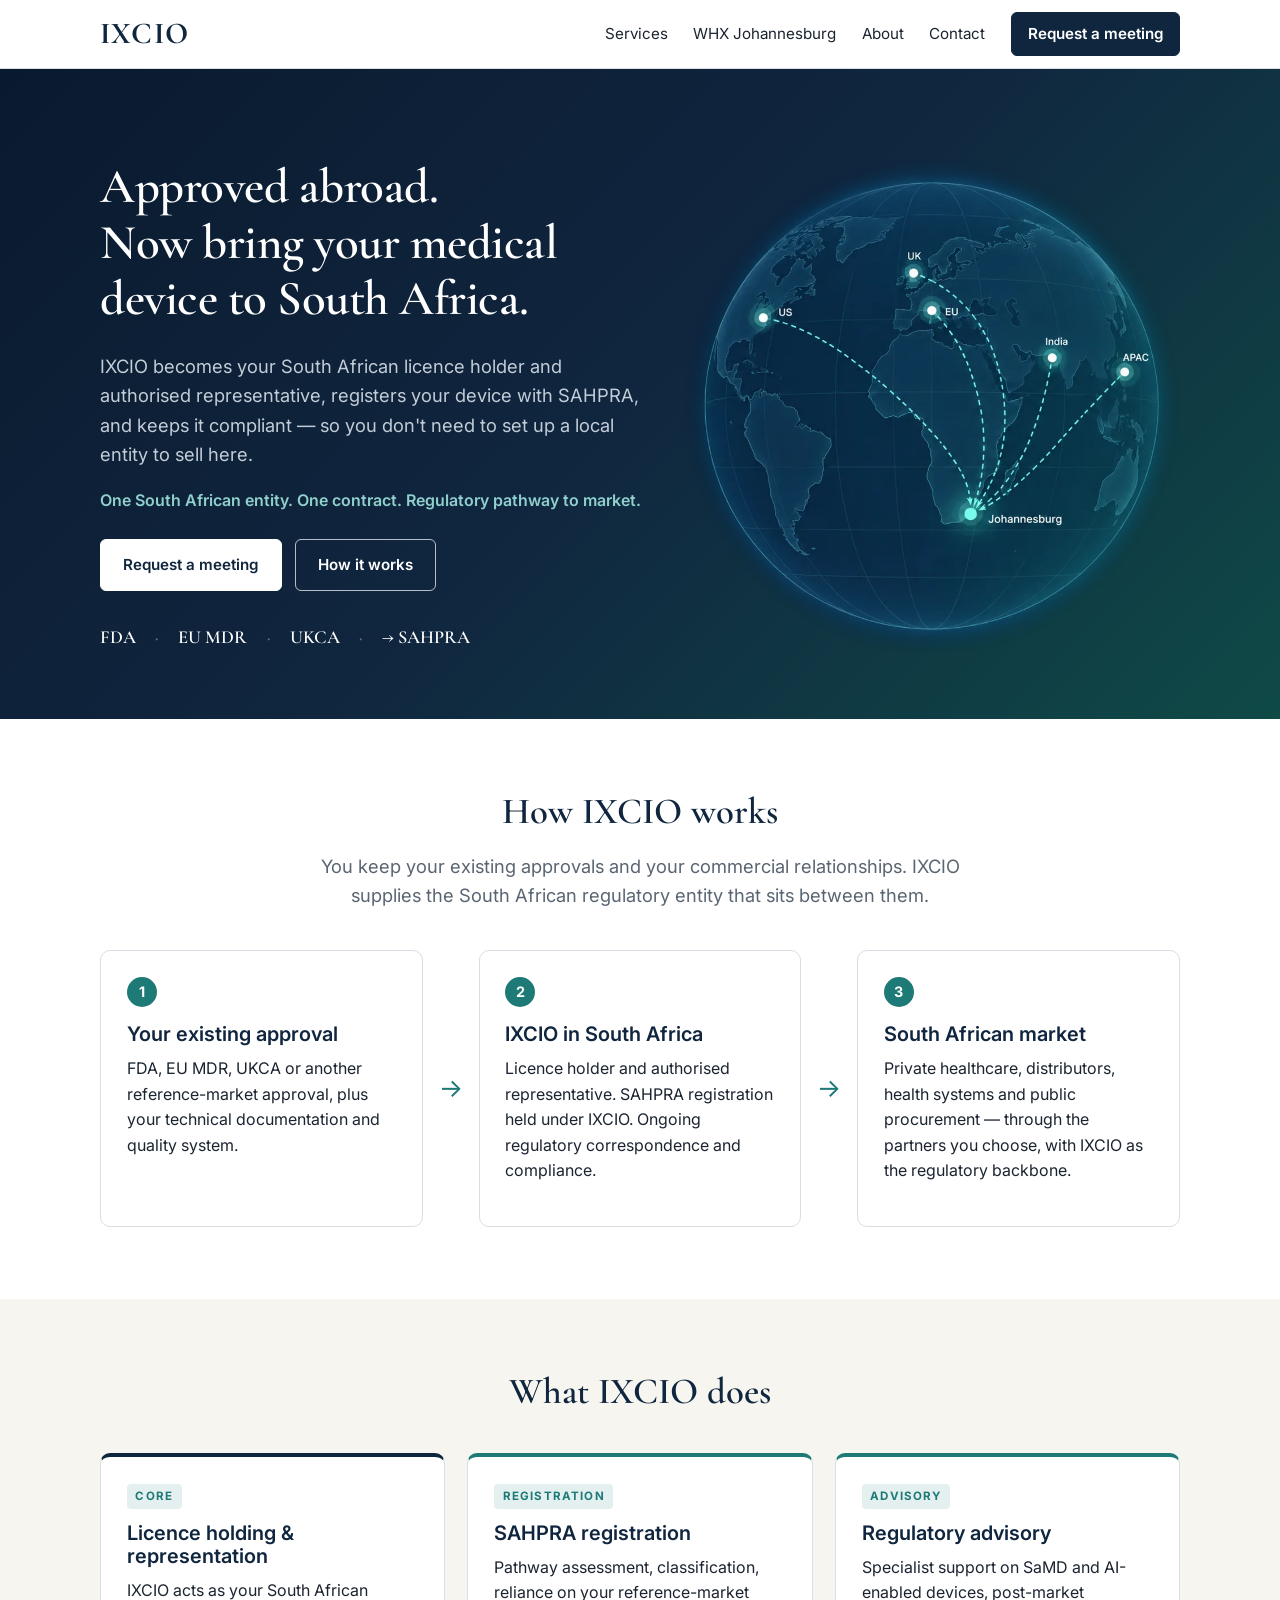
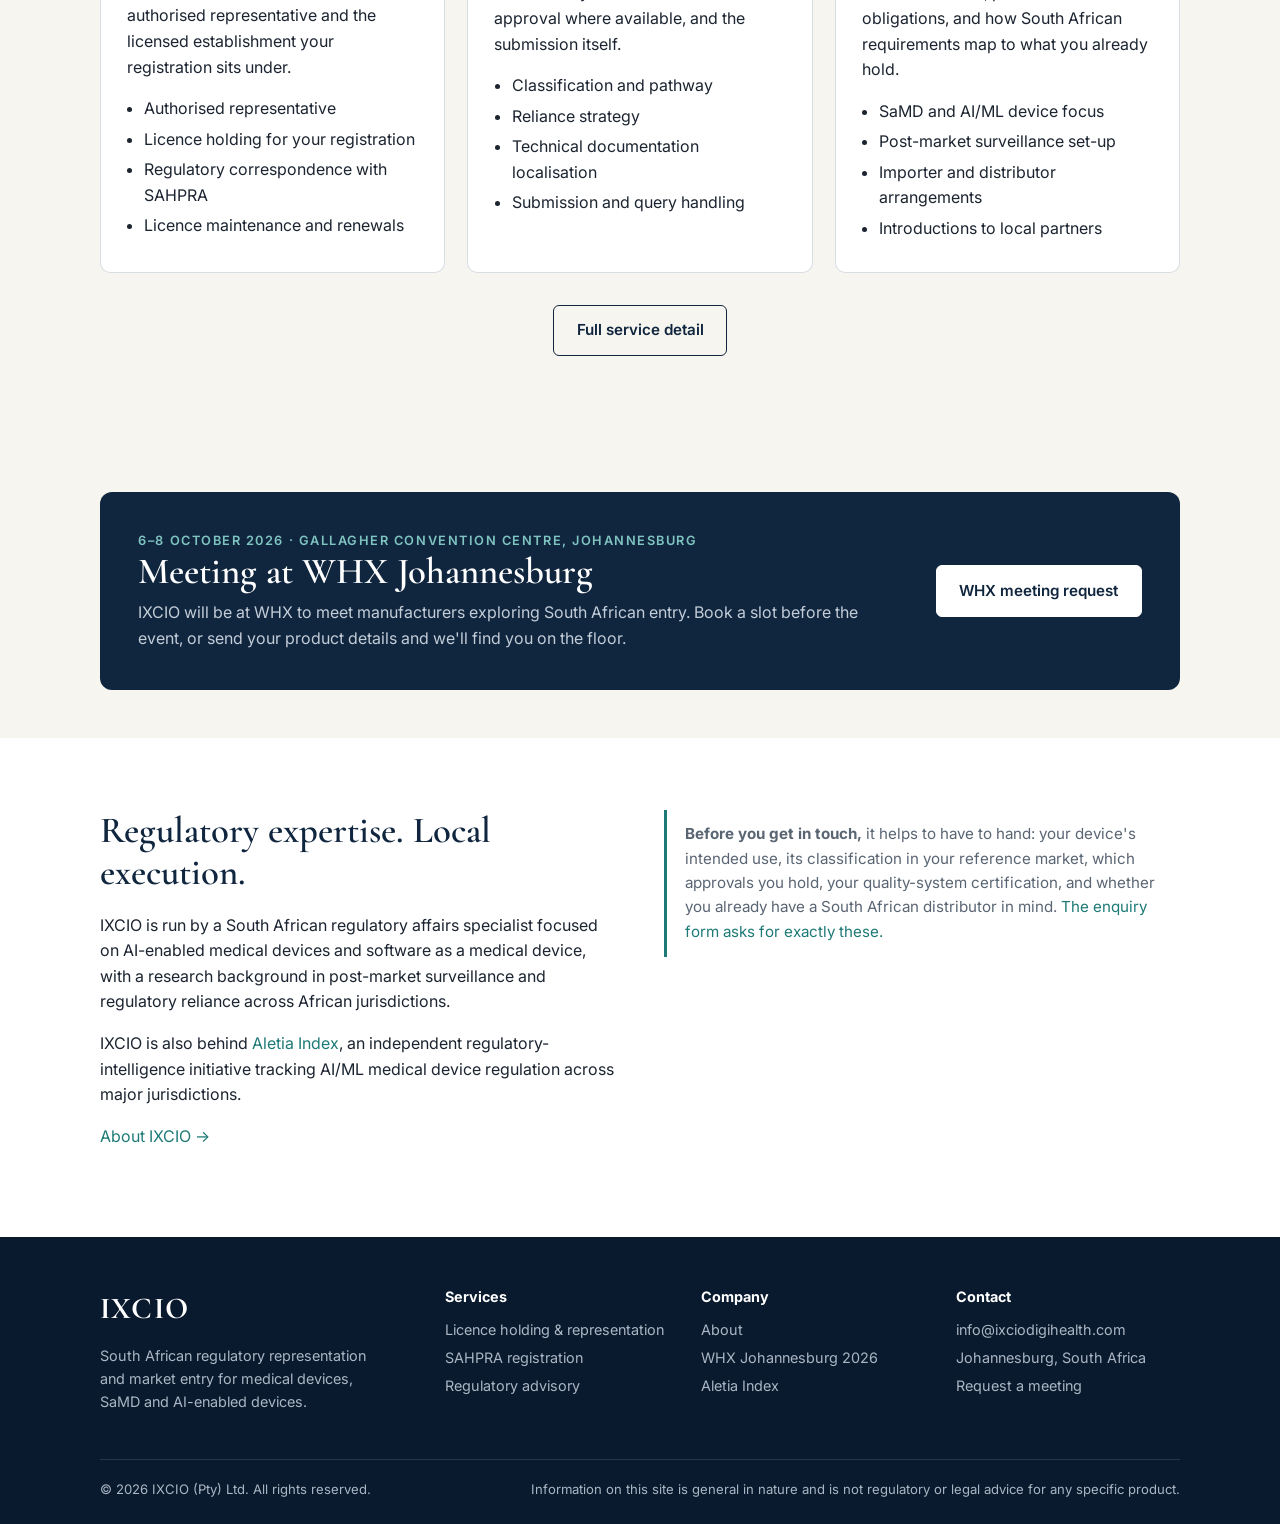
<file: index.html>
<!DOCTYPE html>
<html lang="en">
<head>
<meta charset="utf-8">
<meta name="viewport" content="width=device-width, initial-scale=1">
<title>IXCIO — South African regulatory representation for medical devices</title>
<meta name="description" content="IXCIO acts as your South African licence holder and authorised representative, registers your device with SAHPRA, and keeps it compliant. One entity, one contract.">
<link rel="canonical" href="https://www.ixciodigihealth.com/">
<meta property="og:title" content="IXCIO — South African regulatory representation for medical devices">
<meta property="og:description" content="IXCIO acts as your South African licence holder and authorised representative, registers your device with SAHPRA, and keeps it compliant. One entity, one contract.">
<meta property="og:type" content="website">
<meta property="og:url" content="https://www.ixciodigihealth.com/">
<link rel="preconnect" href="https://fonts.googleapis.com">
<link rel="preconnect" href="https://fonts.gstatic.com" crossorigin>
<link href="https://fonts.googleapis.com/css2?family=Cormorant+Garamond:wght@600;700&family=Inter:wght@400;600&display=swap" rel="stylesheet">
<link rel="stylesheet" href="/styles.css">
<link rel="icon" href="/favicon.svg" type="image/svg+xml">
</head>
<body>
<header class="site-header">
  <div class="wrap">
    <a class="wordmark" href="/">IXCIO</a>
    <button class="nav-toggle" aria-expanded="false" aria-controls="nav" onclick="var n=document.getElementById('nav');n.classList.toggle('open');this.setAttribute('aria-expanded',n.classList.contains('open'))">Menu</button>
    <nav class="nav" id="nav">
      <a href="/services">Services</a>
      <a href="/whx-johannesburg">WHX Johannesburg</a>
      <a href="/about">About</a>
      <a href="/contact">Contact</a>
      
      <a class="btn btn-primary btn-sm" href="/contact">Request a meeting</a>
    </nav>
  </div>
</header>
<section class="hero">
  <div class="wrap">
    <div>
      <h1>Approved abroad.<br>Now bring your medical device to South&nbsp;Africa.</h1>
      <p class="lead">IXCIO becomes your South African licence holder and authorised representative, registers your device with SAHPRA, and keeps it compliant — so you don't need to set up a local entity to sell here.</p>
      <p class="strap">One South African entity. One contract. Regulatory pathway to market.</p>
      <div class="actions">
        <a class="btn btn-primary" href="/contact">Request a meeting</a>
        <a class="btn btn-outline" href="/services">How it works</a>
      </div>
      <div class="markets" aria-label="Reference markets"><span>FDA</span><span>EU MDR</span><span>UKCA</span><span>→ SAHPRA</span></div>
    </div>
    <div>
      <picture class="globe">
        <source srcset="/img/hero-globe.webp" type="image/webp">
        <img src="/img/hero-globe.png" width="880" height="880" alt="Routes from the US, UK, EU, India and APAC converging on Johannesburg" loading="eager" fetchpriority="high">
      </picture>
    </div>
  </div>
</section>

<section class="band-white">
  <div class="wrap">
    <div class="section-head">
      <h2>How IXCIO works</h2>
      <p class="lead" style="margin:0 auto">You keep your existing approvals and your commercial relationships. IXCIO supplies the South African regulatory entity that sits between them.</p>
    </div>
    <div class="steps">
      <div class="card"><span class="card-num">1</span><h3>Your existing approval</h3><p>FDA, EU MDR, UKCA or another reference-market approval, plus your technical documentation and quality system.</p></div>
      <div class="arrow" aria-hidden="true">→</div>
      <div class="card"><span class="card-num">2</span><h3>IXCIO in South Africa</h3><p>Licence holder and authorised representative. SAHPRA registration held under IXCIO. Ongoing regulatory correspondence and compliance.</p></div>
      <div class="arrow" aria-hidden="true">→</div>
      <div class="card"><span class="card-num">3</span><h3>South African market</h3><p>Private healthcare, distributors, health systems and public procurement — through the partners you choose, with IXCIO as the regulatory backbone.</p></div>
    </div>
  </div>
</section>

<section>
  <div class="wrap">
    <div class="section-head">
      <h2>What IXCIO does</h2>
    </div>
    <div class="grid grid-3">
      <div class="card pillar primary">
        <span class="tag">Core</span>
        <h3>Licence holding &amp; representation</h3>
        <p>IXCIO acts as your South African authorised representative and the licensed establishment your registration sits under.</p>
        <ul>
          <li>Authorised representative</li>
          <li>Licence holding for your registration</li>
          <li>Regulatory correspondence with SAHPRA</li>
          <li>Licence maintenance and renewals</li>
        </ul>
      </div>
      <div class="card pillar">
        <span class="tag">Registration</span>
        <h3>SAHPRA registration</h3>
        <p>Pathway assessment, classification, reliance on your reference-market approval where available, and the submission itself.</p>
        <ul>
          <li>Classification and pathway</li>
          <li>Reliance strategy</li>
          <li>Technical documentation localisation</li>
          <li>Submission and query handling</li>
        </ul>
      </div>
      <div class="card pillar">
        <span class="tag">Advisory</span>
        <h3>Regulatory advisory</h3>
        <p>Specialist support on SaMD and AI-enabled devices, post-market obligations, and how South African requirements map to what you already hold.</p>
        <ul>
          <li>SaMD and AI/ML device focus</li>
          <li>Post-market surveillance set-up</li>
          <li>Importer and distributor arrangements</li>
          <li>Introductions to local partners</li>
        </ul>
      </div>
    </div>
    <p style="text-align:center;margin-top:2rem"><a class="btn btn-outline" href="/services">Full service detail</a></p>
  </div>
</section>

<section class="tight">
  <div class="wrap">
    <div class="callout">
      <div>
        <p class="eyebrow" style="color:#7fc4c0">6–8 October 2026 · Gallagher Convention Centre, Johannesburg</p>
        <h2>Meeting at WHX Johannesburg</h2>
        <p>IXCIO will be at WHX to meet manufacturers exploring South African entry. Book a slot before the event, or send your product details and we'll find you on the floor.</p>
      </div>
      <a class="btn btn-light" href="/whx-johannesburg">WHX meeting request</a>
    </div>
  </div>
</section>

<section class="band-white">
  <div class="wrap two-col">
    <div>
      <h2>Regulatory expertise. Local execution.</h2>
      <p>IXCIO is run by a South African regulatory affairs specialist focused on AI-enabled medical devices and software as a medical device, with a research background in post-market surveillance and regulatory reliance across African jurisdictions.</p>
      <p>IXCIO is also behind <a href="https://aletia-index.com" rel="noopener">Aletia Index</a>, an independent regulatory-intelligence initiative tracking AI/ML medical device regulation across major jurisdictions.</p>
      <p><a href="/about">About IXCIO →</a></p>
    </div>
    <div class="note">
      <p style="margin:0"><strong>Before you get in touch,</strong> it helps to have to hand: your device's intended use, its classification in your reference market, which approvals you hold, your quality-system certification, and whether you already have a South African distributor in mind. <a href="/contact">The enquiry form asks for exactly these.</a></p>
    </div>
  </div>
</section>
<footer class="site-footer">
  <div class="wrap">
    <div class="cols">
      <div>
        <a class="wordmark" href="/">IXCIO</a>
        <p style="margin-top:.6rem;max-width:32ch">South African regulatory representation and market entry for medical devices, SaMD and AI-enabled devices.</p>
      </div>
      <div>
        <h4>Services</h4>
        <ul>
          <li><a href="/services#represent">Licence holding &amp; representation</a></li>
          <li><a href="/services#register">SAHPRA registration</a></li>
          <li><a href="/services#advise">Regulatory advisory</a></li>
        </ul>
      </div>
      <div>
        <h4>Company</h4>
        <ul>
          <li><a href="/about">About</a></li>
          <li><a href="/whx-johannesburg">WHX Johannesburg 2026</a></li>
          <li><a href="https://aletia-index.com" rel="noopener">Aletia Index</a></li>
        </ul>
      </div>
      <div>
        <h4>Contact</h4>
        <ul>
          <li><a href="mailto:info@ixciodigihealth.com">info@ixciodigihealth.com</a></li>
          <li>Johannesburg, South Africa</li>
          <li><a href="/contact">Request a meeting</a></li>
        </ul>
      </div>
    </div>
    <div class="legal">
      <span>&copy; 2026 IXCIO (Pty) Ltd. All rights reserved.</span>
      <span>Information on this site is general in nature and is not regulatory or legal advice for any specific product.</span>
    </div>
  </div>
</footer>
</body>
</html>
</file>
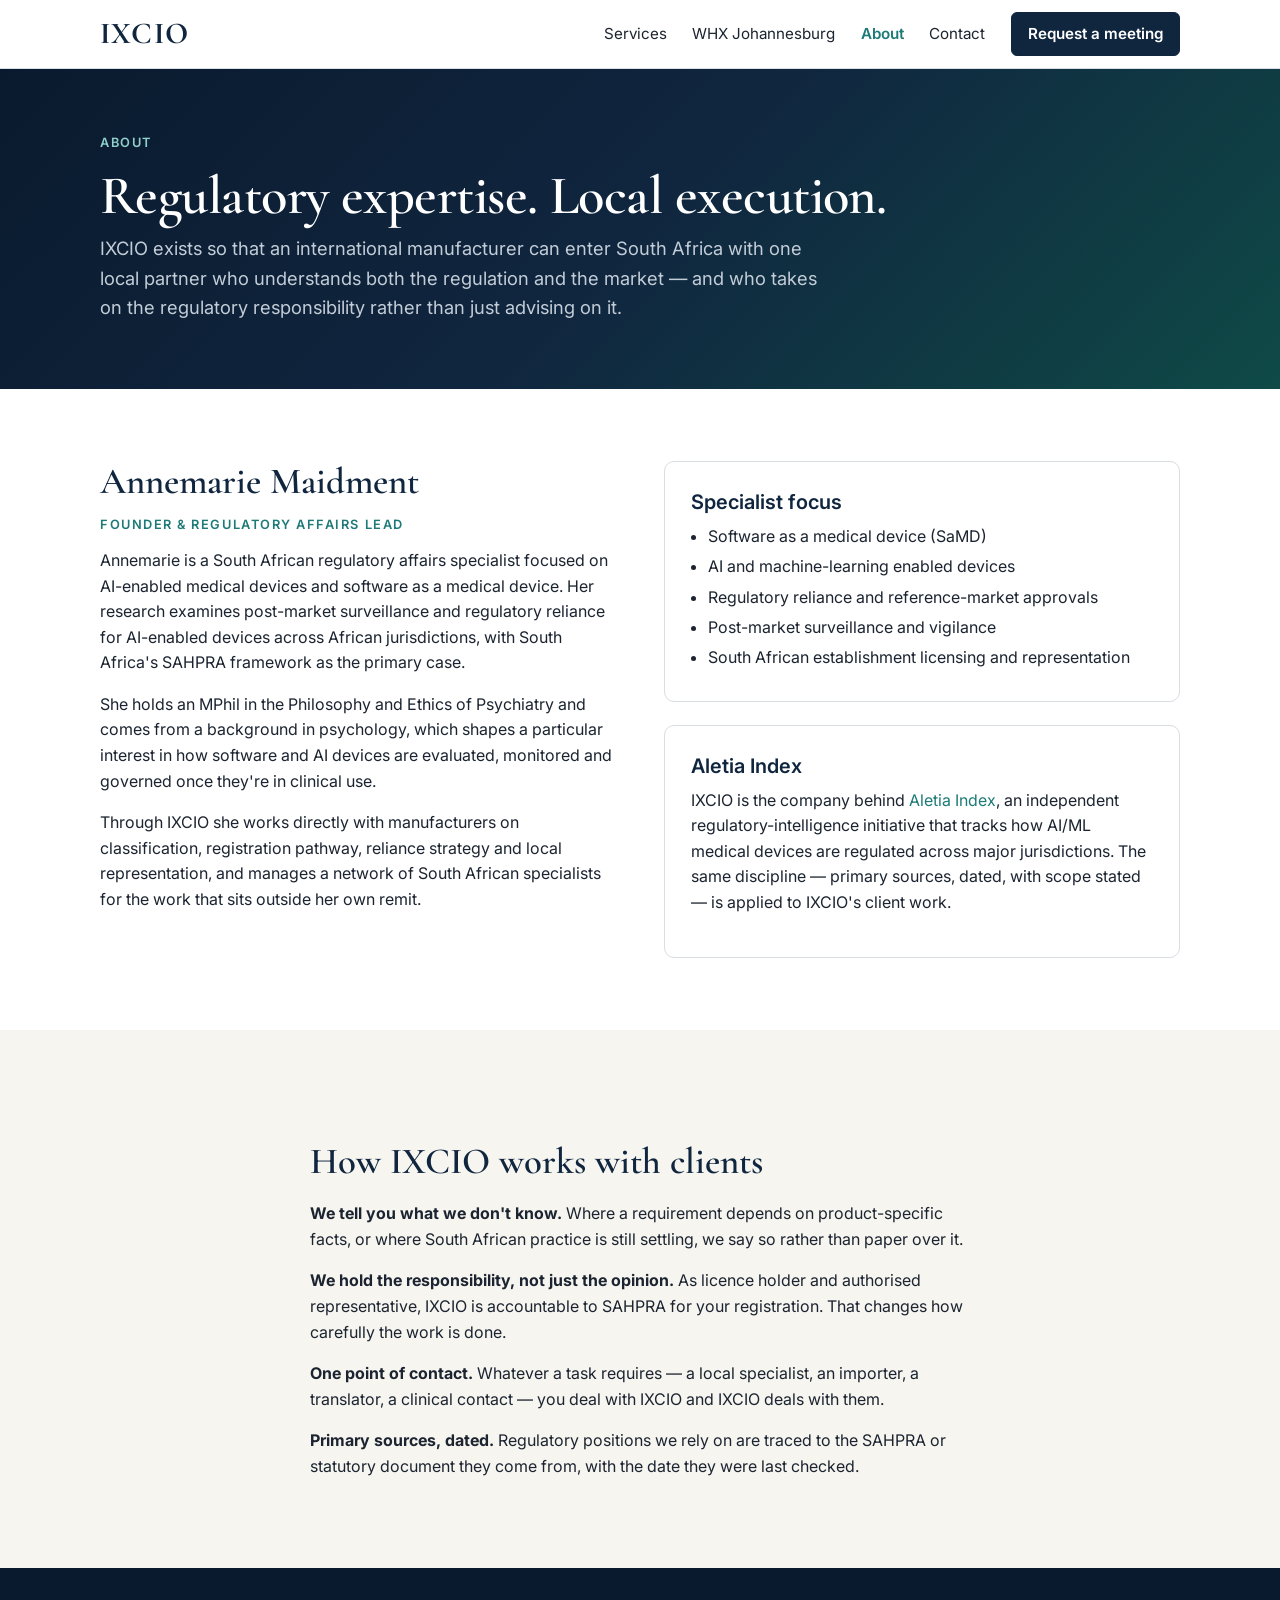
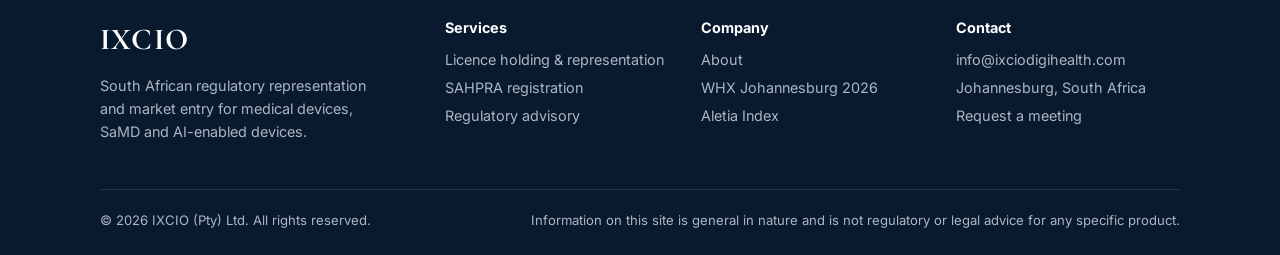
<file: about.html>
<!DOCTYPE html>
<html lang="en">
<head>
<meta charset="utf-8">
<meta name="viewport" content="width=device-width, initial-scale=1">
<title>About IXCIO — South African regulatory affairs for AI-enabled and software medical devices</title>
<meta name="description" content="IXCIO is a Johannesburg-based regulatory affairs consultancy specialising in SaMD and AI-enabled medical devices, and the company behind Aletia Index.">
<link rel="canonical" href="https://www.ixciodigihealth.com/about">
<meta property="og:title" content="About IXCIO — South African regulatory affairs for AI-enabled and software medical devices">
<meta property="og:description" content="IXCIO is a Johannesburg-based regulatory affairs consultancy specialising in SaMD and AI-enabled medical devices, and the company behind Aletia Index.">
<meta property="og:type" content="website">
<meta property="og:url" content="https://www.ixciodigihealth.com/about">
<link rel="preconnect" href="https://fonts.googleapis.com">
<link rel="preconnect" href="https://fonts.gstatic.com" crossorigin>
<link href="https://fonts.googleapis.com/css2?family=Cormorant+Garamond:wght@600;700&family=Inter:wght@400;600&display=swap" rel="stylesheet">
<link rel="stylesheet" href="/styles.css">
<link rel="icon" href="/favicon.svg" type="image/svg+xml">
</head>
<body>
<header class="site-header">
  <div class="wrap">
    <a class="wordmark" href="/">IXCIO</a>
    <button class="nav-toggle" aria-expanded="false" aria-controls="nav" onclick="var n=document.getElementById('nav');n.classList.toggle('open');this.setAttribute('aria-expanded',n.classList.contains('open'))">Menu</button>
    <nav class="nav" id="nav">
      <a href="/services">Services</a>
      <a href="/whx-johannesburg">WHX Johannesburg</a>
      <a href="/about" class="active">About</a>
      <a href="/contact">Contact</a>
      
      <a class="btn btn-primary btn-sm" href="/contact">Request a meeting</a>
    </nav>
  </div>
</header>
<section class="page-head">
  <div class="wrap">
    <p class="eyebrow">About</p>
    <h1>Regulatory expertise. Local execution.</h1>
    <p class="lead">IXCIO exists so that an international manufacturer can enter South Africa with one local partner who understands both the regulation and the market — and who takes on the regulatory responsibility rather than just advising on it.</p>
  </div>
</section>

<section class="band-white">
  <div class="wrap two-col">
    <div>
      <h2>Annemarie Maidment</h2>
      <p class="eyebrow" style="margin-top:-.4rem">Founder &amp; Regulatory Affairs Lead</p>
      <p>Annemarie is a South African regulatory affairs specialist focused on AI-enabled medical devices and software as a medical device. Her research examines post-market surveillance and regulatory reliance for AI-enabled devices across African jurisdictions, with South Africa's SAHPRA framework as the primary case.</p>
      <p>She holds an MPhil in the Philosophy and Ethics of Psychiatry and comes from a background in psychology, which shapes a particular interest in how software and AI devices are evaluated, monitored and governed once they're in clinical use.</p>
      <p>Through IXCIO she works directly with manufacturers on classification, registration pathway, reliance strategy and local representation, and manages a network of South African specialists for the work that sits outside her own remit.</p>
      <!-- TODO: confirm bio wording, add photo, add LinkedIn -->
    </div>
    <div>
      <div class="card">
        <h3>Specialist focus</h3>
        <ul>
          <li>Software as a medical device (SaMD)</li>
          <li>AI and machine-learning enabled devices</li>
          <li>Regulatory reliance and reference-market approvals</li>
          <li>Post-market surveillance and vigilance</li>
          <li>South African establishment licensing and representation</li>
        </ul>
      </div>
      <div class="card" style="margin-top:1.4rem">
        <h3>Aletia Index</h3>
        <p>IXCIO is the company behind <a href="https://aletia-index.com" rel="noopener">Aletia Index</a>, an independent regulatory-intelligence initiative that tracks how AI/ML medical devices are regulated across major jurisdictions. The same discipline — primary sources, dated, with scope stated — is applied to IXCIO's client work.</p>
      </div>
    </div>
  </div>
</section>

<section>
  <div class="wrap prose">
    <h2>How IXCIO works with clients</h2>
    <p><strong>We tell you what we don't know.</strong> Where a requirement depends on product-specific facts, or where South African practice is still settling, we say so rather than paper over it.</p>
    <p><strong>We hold the responsibility, not just the opinion.</strong> As licence holder and authorised representative, IXCIO is accountable to SAHPRA for your registration. That changes how carefully the work is done.</p>
    <p><strong>One point of contact.</strong> Whatever a task requires — a local specialist, an importer, a translator, a clinical contact — you deal with IXCIO and IXCIO deals with them.</p>
    <p><strong>Primary sources, dated.</strong> Regulatory positions we rely on are traced to the SAHPRA or statutory document they come from, with the date they were last checked.</p>
  </div>
</section>
<footer class="site-footer">
  <div class="wrap">
    <div class="cols">
      <div>
        <a class="wordmark" href="/">IXCIO</a>
        <p style="margin-top:.6rem;max-width:32ch">South African regulatory representation and market entry for medical devices, SaMD and AI-enabled devices.</p>
      </div>
      <div>
        <h4>Services</h4>
        <ul>
          <li><a href="/services#represent">Licence holding &amp; representation</a></li>
          <li><a href="/services#register">SAHPRA registration</a></li>
          <li><a href="/services#advise">Regulatory advisory</a></li>
        </ul>
      </div>
      <div>
        <h4>Company</h4>
        <ul>
          <li><a href="/about">About</a></li>
          <li><a href="/whx-johannesburg">WHX Johannesburg 2026</a></li>
          <li><a href="https://aletia-index.com" rel="noopener">Aletia Index</a></li>
        </ul>
      </div>
      <div>
        <h4>Contact</h4>
        <ul>
          <li><a href="mailto:info@ixciodigihealth.com">info@ixciodigihealth.com</a></li>
          <li>Johannesburg, South Africa</li>
          <li><a href="/contact">Request a meeting</a></li>
        </ul>
      </div>
    </div>
    <div class="legal">
      <span>&copy; 2026 IXCIO (Pty) Ltd. All rights reserved.</span>
      <span>Information on this site is general in nature and is not regulatory or legal advice for any specific product.</span>
    </div>
  </div>
</footer>
</body>
</html>
</file>
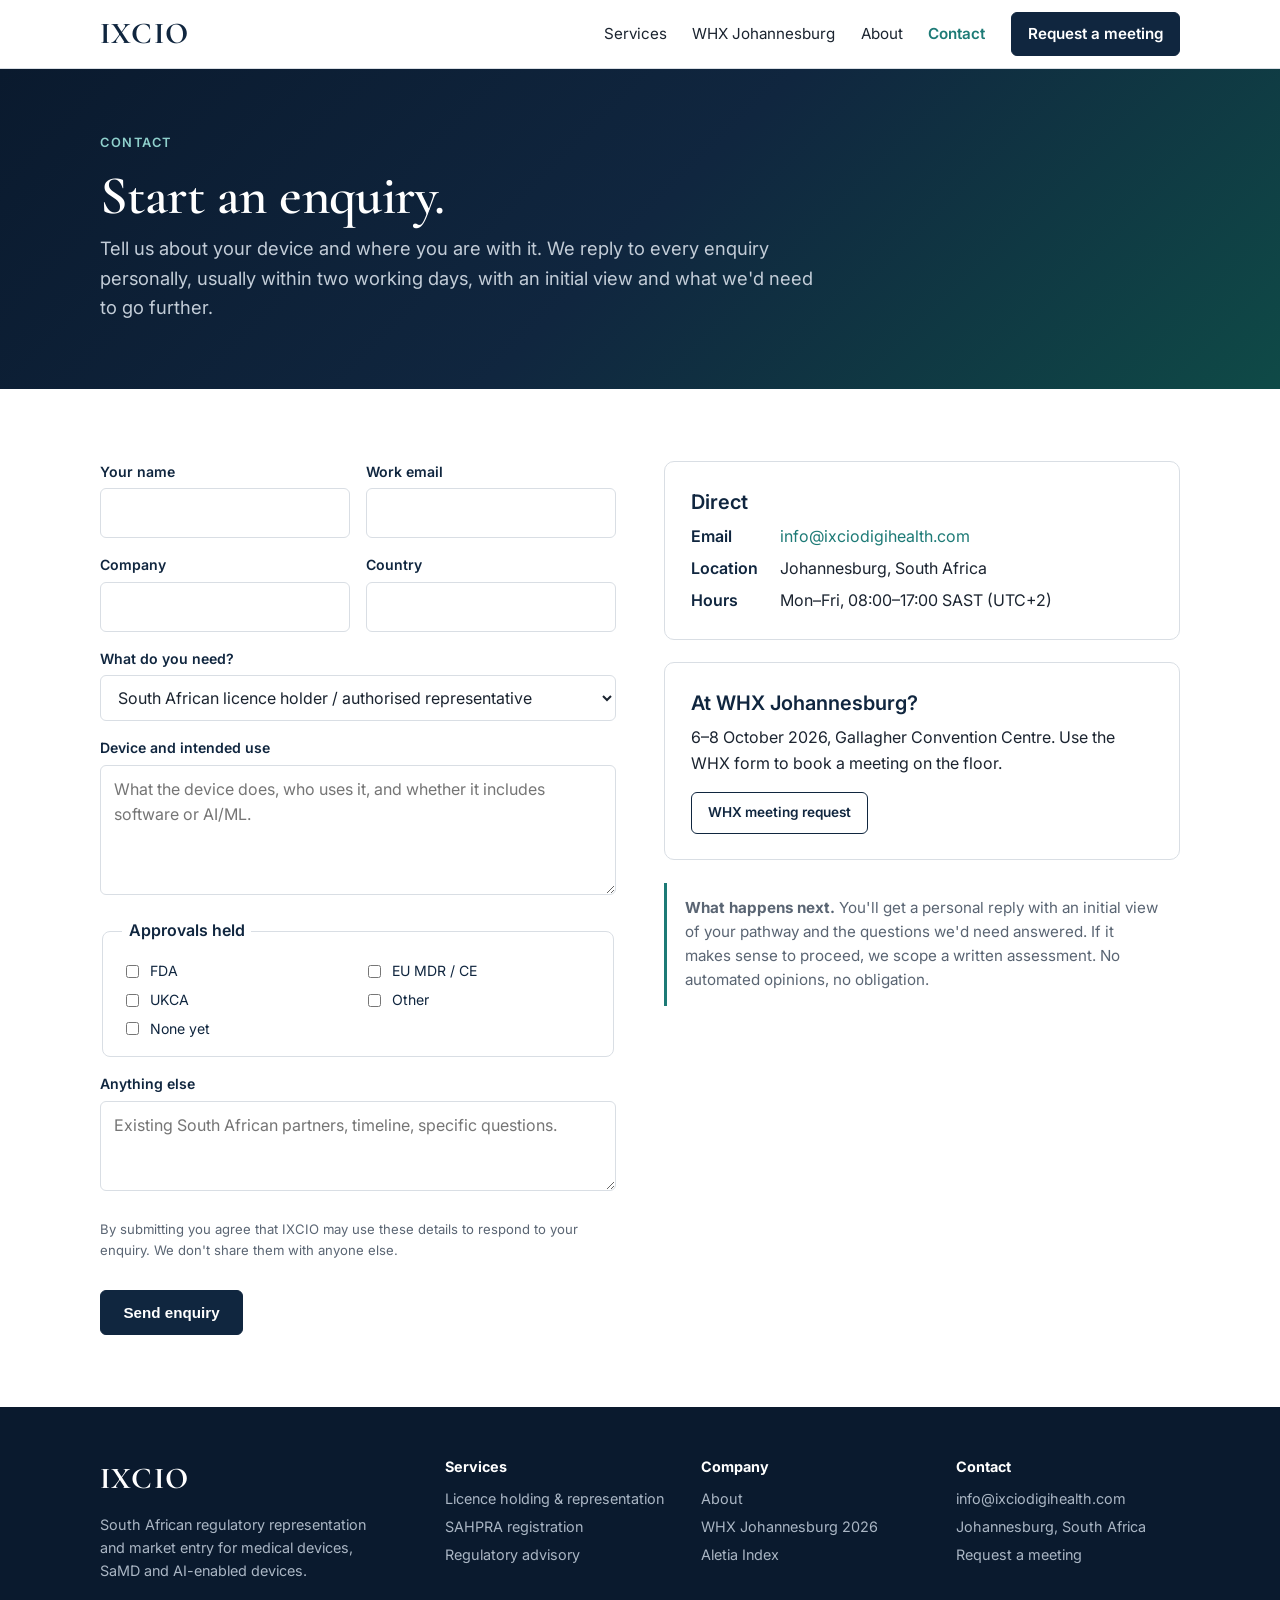
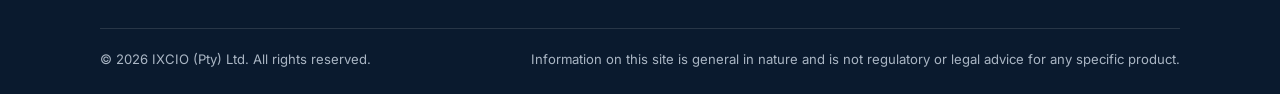
<file: contact.html>
<!DOCTYPE html>
<html lang="en">
<head>
<meta charset="utf-8">
<meta name="viewport" content="width=device-width, initial-scale=1">
<title>Contact IXCIO — Request a South African market-entry assessment</title>
<meta name="description" content="Start an enquiry with IXCIO about SAHPRA registration, local representation or South African market entry for your medical device.">
<link rel="canonical" href="https://www.ixciodigihealth.com/contact">
<meta property="og:title" content="Contact IXCIO — Request a South African market-entry assessment">
<meta property="og:description" content="Start an enquiry with IXCIO about SAHPRA registration, local representation or South African market entry for your medical device.">
<meta property="og:type" content="website">
<meta property="og:url" content="https://www.ixciodigihealth.com/contact">
<link rel="preconnect" href="https://fonts.googleapis.com">
<link rel="preconnect" href="https://fonts.gstatic.com" crossorigin>
<link href="https://fonts.googleapis.com/css2?family=Cormorant+Garamond:wght@600;700&family=Inter:wght@400;600&display=swap" rel="stylesheet">
<link rel="stylesheet" href="/styles.css">
<link rel="icon" href="/favicon.svg" type="image/svg+xml">
</head>
<body>
<header class="site-header">
  <div class="wrap">
    <a class="wordmark" href="/">IXCIO</a>
    <button class="nav-toggle" aria-expanded="false" aria-controls="nav" onclick="var n=document.getElementById('nav');n.classList.toggle('open');this.setAttribute('aria-expanded',n.classList.contains('open'))">Menu</button>
    <nav class="nav" id="nav">
      <a href="/services">Services</a>
      <a href="/whx-johannesburg">WHX Johannesburg</a>
      <a href="/about">About</a>
      <a href="/contact" class="active">Contact</a>
      
      <a class="btn btn-primary btn-sm" href="/contact">Request a meeting</a>
    </nav>
  </div>
</header>
<section class="page-head">
  <div class="wrap">
    <p class="eyebrow">Contact</p>
    <h1>Start an enquiry.</h1>
    <p class="lead">Tell us about your device and where you are with it. We reply to every enquiry personally, usually within two working days, with an initial view and what we'd need to go further.</p>
  </div>
</section>

<section class="band-white">
  <div class="wrap two-col">
    <div>
      <form class="enquiry" action="https://formspree.io/f/REPLACE_ME" method="POST">
        <input type="hidden" name="_subject" value="IXCIO website enquiry">
        <input type="hidden" name="source" value="contact">
        <div class="row">
          <div><label for="name">Your name</label><input id="name" name="name" required autocomplete="name"></div>
          <div><label for="email">Work email</label><input id="email" name="email" type="email" required autocomplete="email"></div>
        </div>
        <div class="row">
          <div><label for="company">Company</label><input id="company" name="company" required autocomplete="organization"></div>
          <div><label for="country">Country</label><input id="country" name="country" autocomplete="country-name"></div>
        </div>
        <div>
          <label for="interest">What do you need?</label>
          <select id="interest" name="interest">
            <option>South African licence holder / authorised representative</option>
            <option>SAHPRA registration</option>
            <option>Pathway and classification assessment</option>
            <option>SaMD / AI device regulatory advice</option>
            <option>Distributor or partner introductions</option>
            <option>Not sure yet</option>
          </select>
        </div>
        <div>
          <label for="device">Device and intended use</label>
          <textarea id="device" name="device" required placeholder="What the device does, who uses it, and whether it includes software or AI/ML."></textarea>
        </div>
        <fieldset>
          <legend>Approvals held</legend>
          <div class="checks">
            <label><input type="checkbox" name="approvals" value="FDA"> FDA</label>
            <label><input type="checkbox" name="approvals" value="EU MDR / CE"> EU MDR / CE</label>
            <label><input type="checkbox" name="approvals" value="UKCA"> UKCA</label>
            <label><input type="checkbox" name="approvals" value="Other"> Other</label>
            <label><input type="checkbox" name="approvals" value="None yet"> None yet</label>
          </div>
        </fieldset>
        <div>
          <label for="notes">Anything else</label>
          <textarea id="notes" name="notes" style="min-height:90px" placeholder="Existing South African partners, timeline, specific questions."></textarea>
        </div>
        <p class="hint">By submitting you agree that IXCIO may use these details to respond to your enquiry. We don't share them with anyone else.</p>
        <div><button class="btn btn-primary" type="submit">Send enquiry</button></div>
      </form>
    </div>
    <div>
      <div class="card">
        <h3>Direct</h3>
        <dl class="facts">
          <dt>Email</dt><dd><a href="mailto:info@ixciodigihealth.com">info@ixciodigihealth.com</a></dd>
          <dt>Location</dt><dd>Johannesburg, South Africa</dd>
          <dt>Hours</dt><dd>Mon–Fri, 08:00–17:00 SAST (UTC+2)</dd>
        </dl>
      </div>
      <div class="card" style="margin-top:1.4rem">
        <h3>At WHX Johannesburg?</h3>
        <p>6–8 October 2026, Gallagher Convention Centre. Use the WHX form to book a meeting on the floor.</p>
        <a class="btn btn-outline btn-sm" href="/whx-johannesburg#meet">WHX meeting request</a>
      </div>
      <div class="note" style="margin-top:1.4rem">
        <p style="margin:0"><strong>What happens next.</strong> You'll get a personal reply with an initial view of your pathway and the questions we'd need answered. If it makes sense to proceed, we scope a written assessment. No automated opinions, no obligation.</p>
      </div>
    </div>
  </div>
</section>
<footer class="site-footer">
  <div class="wrap">
    <div class="cols">
      <div>
        <a class="wordmark" href="/">IXCIO</a>
        <p style="margin-top:.6rem;max-width:32ch">South African regulatory representation and market entry for medical devices, SaMD and AI-enabled devices.</p>
      </div>
      <div>
        <h4>Services</h4>
        <ul>
          <li><a href="/services#represent">Licence holding &amp; representation</a></li>
          <li><a href="/services#register">SAHPRA registration</a></li>
          <li><a href="/services#advise">Regulatory advisory</a></li>
        </ul>
      </div>
      <div>
        <h4>Company</h4>
        <ul>
          <li><a href="/about">About</a></li>
          <li><a href="/whx-johannesburg">WHX Johannesburg 2026</a></li>
          <li><a href="https://aletia-index.com" rel="noopener">Aletia Index</a></li>
        </ul>
      </div>
      <div>
        <h4>Contact</h4>
        <ul>
          <li><a href="mailto:info@ixciodigihealth.com">info@ixciodigihealth.com</a></li>
          <li>Johannesburg, South Africa</li>
          <li><a href="/contact">Request a meeting</a></li>
        </ul>
      </div>
    </div>
    <div class="legal">
      <span>&copy; 2026 IXCIO (Pty) Ltd. All rights reserved.</span>
      <span>Information on this site is general in nature and is not regulatory or legal advice for any specific product.</span>
    </div>
  </div>
</footer>
</body>
</html>
</file>
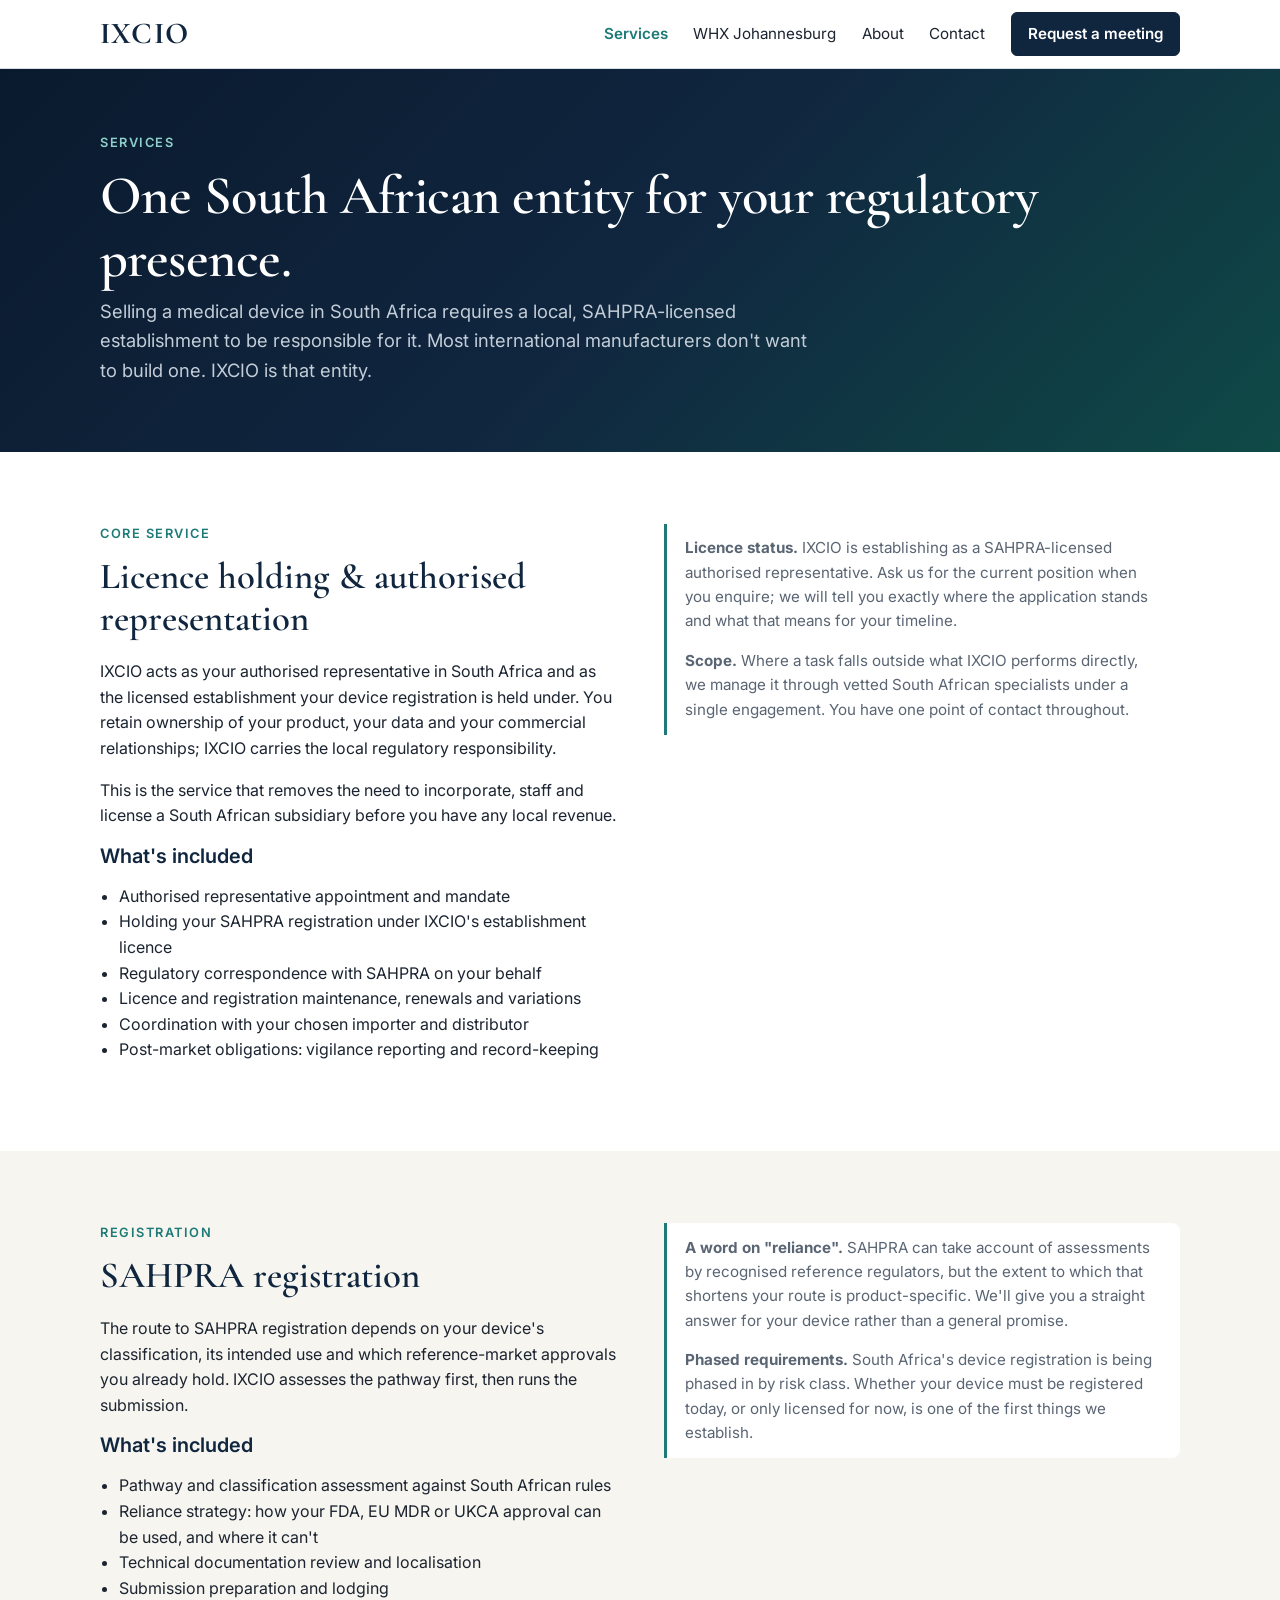
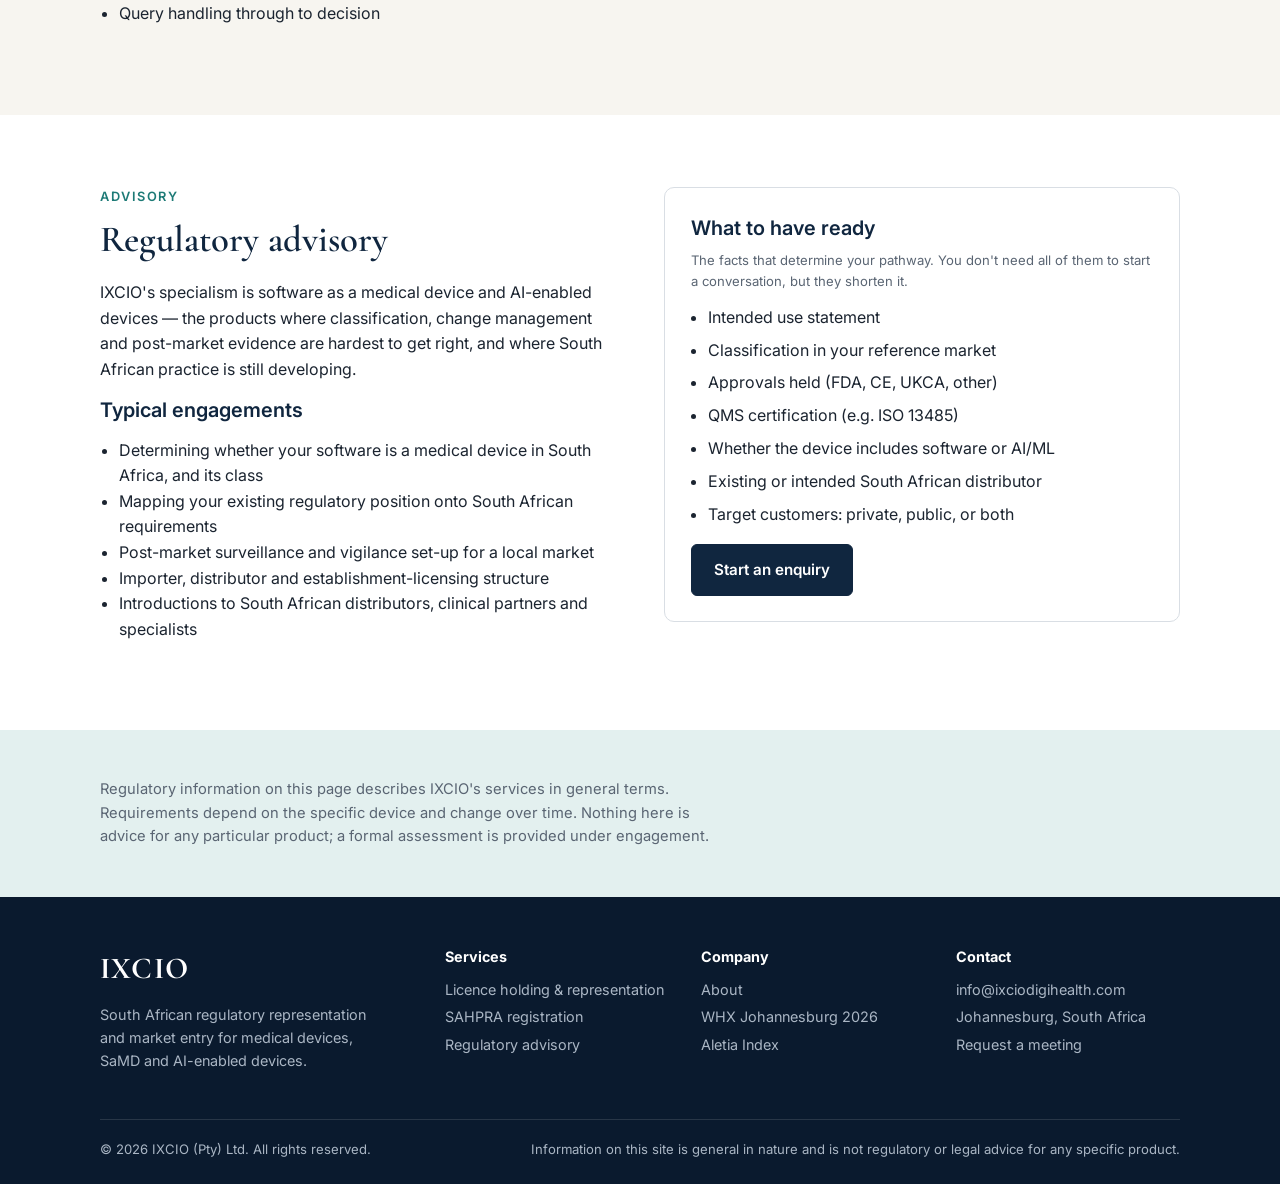
<file: services.html>
<!DOCTYPE html>
<html lang="en">
<head>
<meta charset="utf-8">
<meta name="viewport" content="width=device-width, initial-scale=1">
<title>Services — IXCIO South African licence holding, SAHPRA registration and regulatory advisory</title>
<meta name="description" content="IXCIO acts as your South African licence holder and authorised representative, manages SAHPRA registration, and provides regulatory advisory for medical devices, SaMD and AI-enabled devices.">
<link rel="canonical" href="https://www.ixciodigihealth.com/services">
<meta property="og:title" content="Services — IXCIO South African licence holding, SAHPRA registration and regulatory advisory">
<meta property="og:description" content="IXCIO acts as your South African licence holder and authorised representative, manages SAHPRA registration, and provides regulatory advisory for medical devices, SaMD and AI-enabled devices.">
<meta property="og:type" content="website">
<meta property="og:url" content="https://www.ixciodigihealth.com/services">
<link rel="preconnect" href="https://fonts.googleapis.com">
<link rel="preconnect" href="https://fonts.gstatic.com" crossorigin>
<link href="https://fonts.googleapis.com/css2?family=Cormorant+Garamond:wght@600;700&family=Inter:wght@400;600&display=swap" rel="stylesheet">
<link rel="stylesheet" href="/styles.css">
<link rel="icon" href="/favicon.svg" type="image/svg+xml">
</head>
<body>
<header class="site-header">
  <div class="wrap">
    <a class="wordmark" href="/">IXCIO</a>
    <button class="nav-toggle" aria-expanded="false" aria-controls="nav" onclick="var n=document.getElementById('nav');n.classList.toggle('open');this.setAttribute('aria-expanded',n.classList.contains('open'))">Menu</button>
    <nav class="nav" id="nav">
      <a href="/services" class="active">Services</a>
      <a href="/whx-johannesburg">WHX Johannesburg</a>
      <a href="/about">About</a>
      <a href="/contact">Contact</a>
      
      <a class="btn btn-primary btn-sm" href="/contact">Request a meeting</a>
    </nav>
  </div>
</header>
<section class="page-head">
  <div class="wrap">
    <p class="eyebrow">Services</p>
    <h1>One South African entity for your regulatory presence.</h1>
    <p class="lead">Selling a medical device in South Africa requires a local, SAHPRA-licensed establishment to be responsible for it. Most international manufacturers don't want to build one. IXCIO is that entity.</p>
  </div>
</section>

<section class="band-white" id="represent">
  <div class="wrap two-col">
    <div>
      <p class="eyebrow">Core service</p>
      <h2>Licence holding &amp; authorised representation</h2>
      <p>IXCIO acts as your authorised representative in South Africa and as the licensed establishment your device registration is held under. You retain ownership of your product, your data and your commercial relationships; IXCIO carries the local regulatory responsibility.</p>
      <p>This is the service that removes the need to incorporate, staff and license a South African subsidiary before you have any local revenue.</p>
      <h3>What's included</h3>
      <ul>
        <li>Authorised representative appointment and mandate</li>
        <li>Holding your SAHPRA registration under IXCIO's establishment licence</li>
        <li>Regulatory correspondence with SAHPRA on your behalf</li>
        <li>Licence and registration maintenance, renewals and variations</li>
        <li>Coordination with your chosen importer and distributor</li>
        <li>Post-market obligations: vigilance reporting and record-keeping</li>
      </ul>
    </div>
    <div>
      <div class="note">
        <p><strong>Licence status.</strong> IXCIO is establishing as a SAHPRA-licensed authorised representative. Ask us for the current position when you enquire; we will tell you exactly where the application stands and what that means for your timeline.</p>
        <p style="margin:0"><strong>Scope.</strong> Where a task falls outside what IXCIO performs directly, we manage it through vetted South African specialists under a single engagement. You have one point of contact throughout.</p>
      </div>
    </div>
  </div>
</section>

<section id="register">
  <div class="wrap two-col">
    <div>
      <p class="eyebrow">Registration</p>
      <h2>SAHPRA registration</h2>
      <p>The route to SAHPRA registration depends on your device's classification, its intended use and which reference-market approvals you already hold. IXCIO assesses the pathway first, then runs the submission.</p>
      <h3>What's included</h3>
      <ul>
        <li>Pathway and classification assessment against South African rules</li>
        <li>Reliance strategy: how your FDA, EU MDR or UKCA approval can be used, and where it can't</li>
        <li>Technical documentation review and localisation</li>
        <li>Submission preparation and lodging</li>
        <li>Query handling through to decision</li>
      </ul>
    </div>
    <div>
      <div class="note">
        <p><strong>A word on "reliance".</strong> SAHPRA can take account of assessments by recognised reference regulators, but the extent to which that shortens your route is product-specific. We'll give you a straight answer for your device rather than a general promise.</p>
        <p style="margin:0"><strong>Phased requirements.</strong> South Africa's device registration is being phased in by risk class. Whether your device must be registered today, or only licensed for now, is one of the first things we establish.</p>
      </div>
    </div>
  </div>
</section>

<section class="band-white" id="advise">
  <div class="wrap two-col">
    <div>
      <p class="eyebrow">Advisory</p>
      <h2>Regulatory advisory</h2>
      <p>IXCIO's specialism is software as a medical device and AI-enabled devices — the products where classification, change management and post-market evidence are hardest to get right, and where South African practice is still developing.</p>
      <h3>Typical engagements</h3>
      <ul>
        <li>Determining whether your software is a medical device in South Africa, and its class</li>
        <li>Mapping your existing regulatory position onto South African requirements</li>
        <li>Post-market surveillance and vigilance set-up for a local market</li>
        <li>Importer, distributor and establishment-licensing structure</li>
        <li>Introductions to South African distributors, clinical partners and specialists</li>
      </ul>
    </div>
    <div>
      <div class="card">
        <h3>What to have ready</h3>
        <p class="hint" style="margin-top:0">The facts that determine your pathway. You don't need all of them to start a conversation, but they shorten it.</p>
        <ul class="checklist">
          <li>Intended use statement</li>
          <li>Classification in your reference market</li>
          <li>Approvals held (FDA, CE, UKCA, other)</li>
          <li>QMS certification (e.g. ISO 13485)</li>
          <li>Whether the device includes software or AI/ML</li>
          <li>Existing or intended South African distributor</li>
          <li>Target customers: private, public, or both</li>
        </ul>
        <a class="btn btn-primary" href="/contact" style="margin-top:.6rem">Start an enquiry</a>
      </div>
    </div>
  </div>
</section>

<section class="tight band-teal-soft">
  <div class="wrap">
    <p style="max-width:70ch;margin:0;color:var(--muted);font-size:.92rem">Regulatory information on this page describes IXCIO's services in general terms. Requirements depend on the specific device and change over time. Nothing here is advice for any particular product; a formal assessment is provided under engagement.</p>
  </div>
</section>
<footer class="site-footer">
  <div class="wrap">
    <div class="cols">
      <div>
        <a class="wordmark" href="/">IXCIO</a>
        <p style="margin-top:.6rem;max-width:32ch">South African regulatory representation and market entry for medical devices, SaMD and AI-enabled devices.</p>
      </div>
      <div>
        <h4>Services</h4>
        <ul>
          <li><a href="/services#represent">Licence holding &amp; representation</a></li>
          <li><a href="/services#register">SAHPRA registration</a></li>
          <li><a href="/services#advise">Regulatory advisory</a></li>
        </ul>
      </div>
      <div>
        <h4>Company</h4>
        <ul>
          <li><a href="/about">About</a></li>
          <li><a href="/whx-johannesburg">WHX Johannesburg 2026</a></li>
          <li><a href="https://aletia-index.com" rel="noopener">Aletia Index</a></li>
        </ul>
      </div>
      <div>
        <h4>Contact</h4>
        <ul>
          <li><a href="mailto:info@ixciodigihealth.com">info@ixciodigihealth.com</a></li>
          <li>Johannesburg, South Africa</li>
          <li><a href="/contact">Request a meeting</a></li>
        </ul>
      </div>
    </div>
    <div class="legal">
      <span>&copy; 2026 IXCIO (Pty) Ltd. All rights reserved.</span>
      <span>Information on this site is general in nature and is not regulatory or legal advice for any specific product.</span>
    </div>
  </div>
</footer>
</body>
</html>
</file>
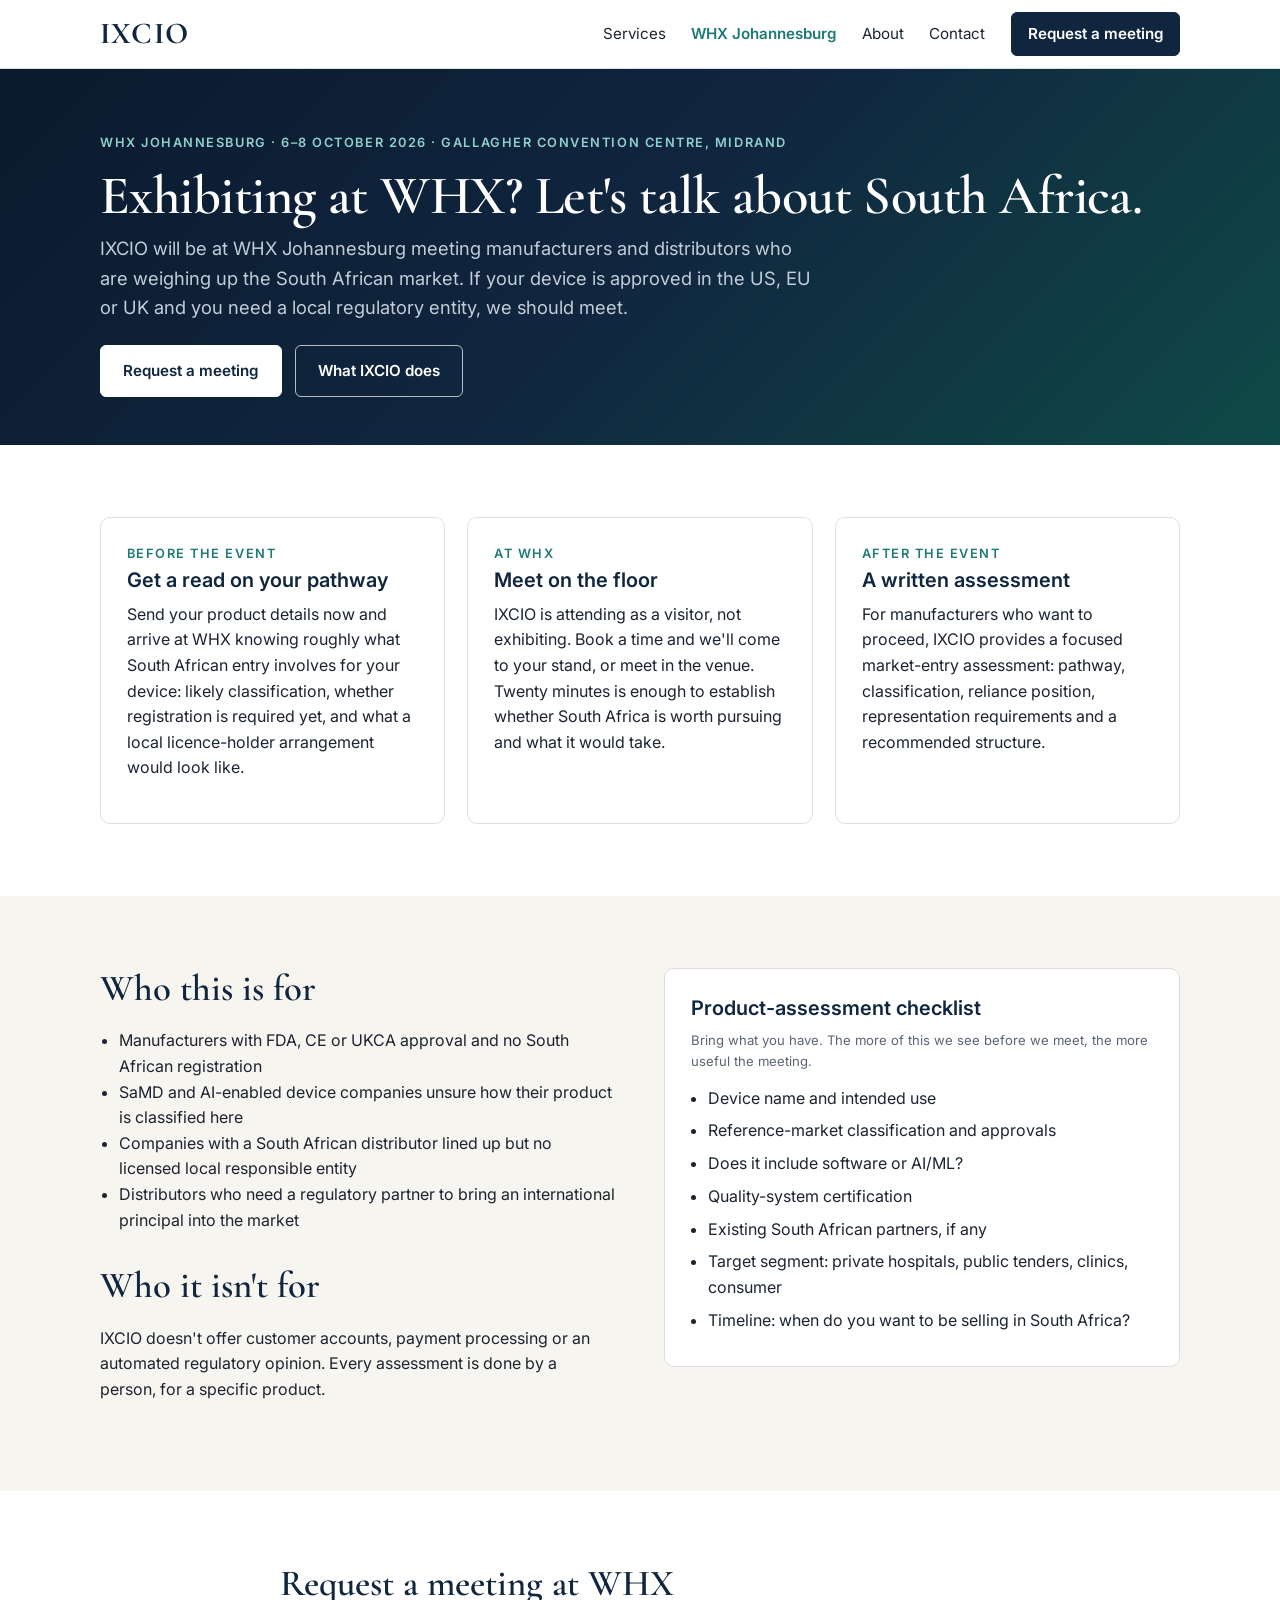
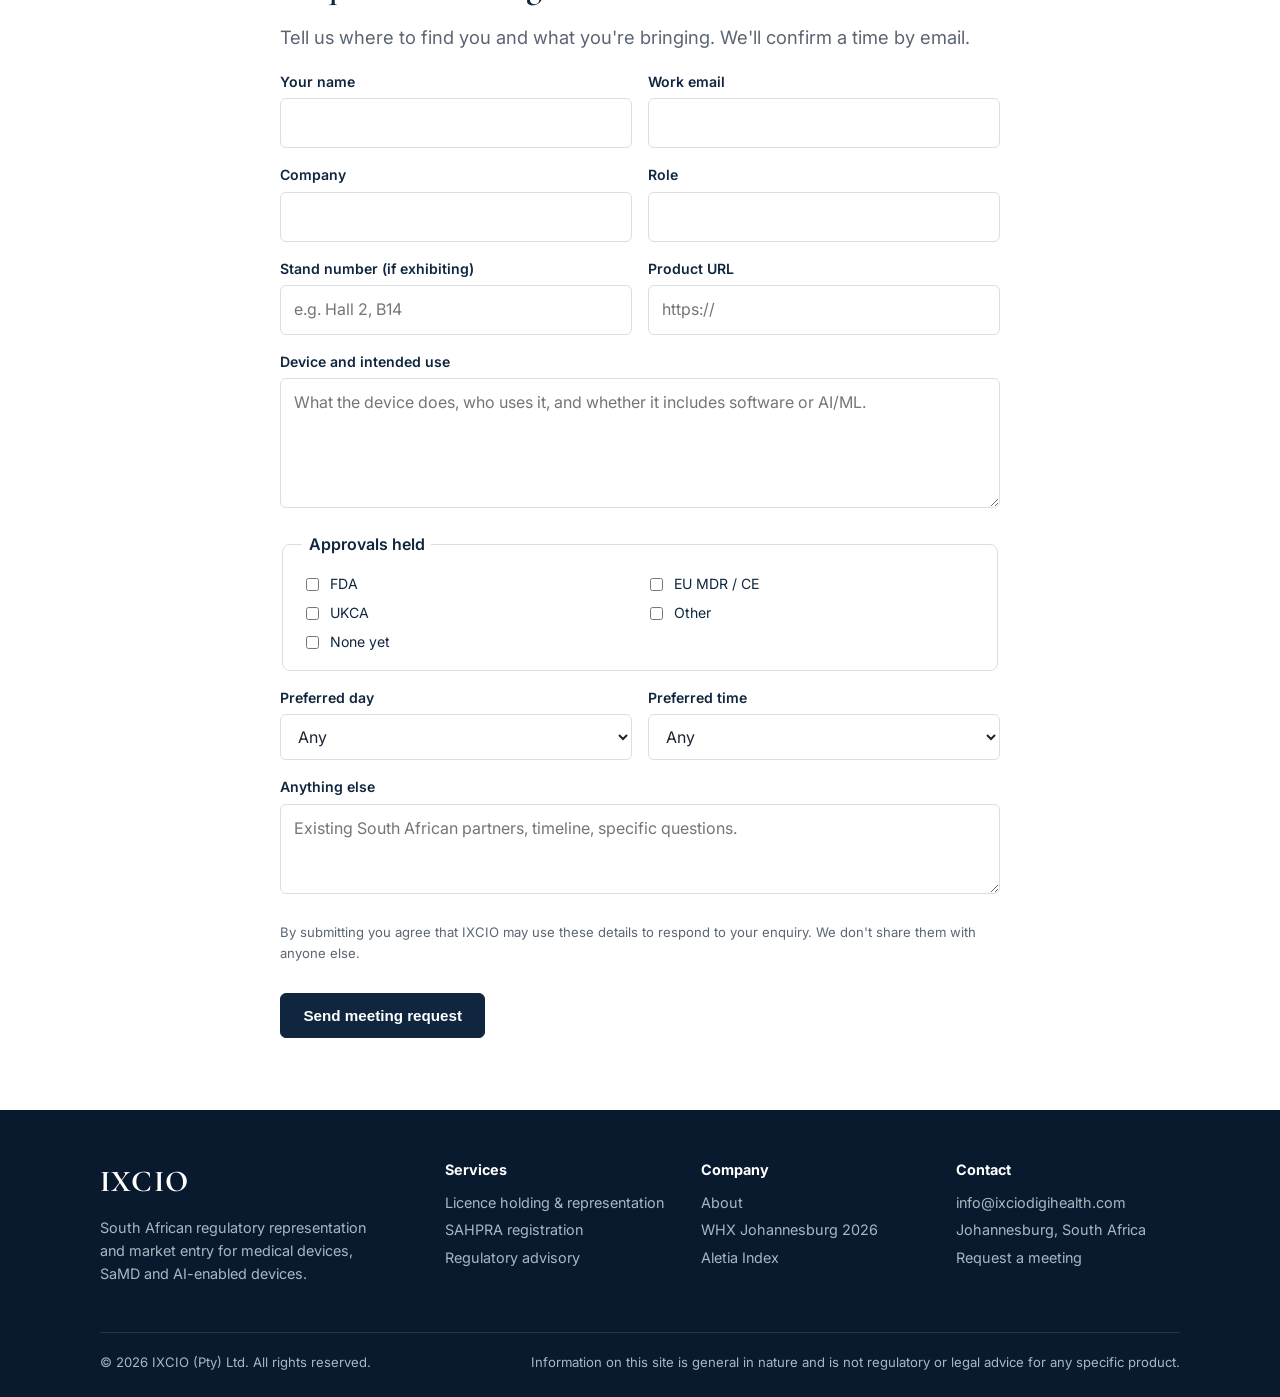
<file: whx-johannesburg.html>
<!DOCTYPE html>
<html lang="en">
<head>
<meta charset="utf-8">
<meta name="viewport" content="width=device-width, initial-scale=1">
<title>WHX Johannesburg 2026 — Meet IXCIO about South African market entry</title>
<meta name="description" content="Exhibiting or visiting WHX Johannesburg, 6–8 October 2026? Meet IXCIO to discuss SAHPRA registration, local representation and South African market entry for your device.">
<link rel="canonical" href="https://www.ixciodigihealth.com/whx-johannesburg">
<meta property="og:title" content="WHX Johannesburg 2026 — Meet IXCIO about South African market entry">
<meta property="og:description" content="Exhibiting or visiting WHX Johannesburg, 6–8 October 2026? Meet IXCIO to discuss SAHPRA registration, local representation and South African market entry for your device.">
<meta property="og:type" content="website">
<meta property="og:url" content="https://www.ixciodigihealth.com/whx-johannesburg">
<link rel="preconnect" href="https://fonts.googleapis.com">
<link rel="preconnect" href="https://fonts.gstatic.com" crossorigin>
<link href="https://fonts.googleapis.com/css2?family=Cormorant+Garamond:wght@600;700&family=Inter:wght@400;600&display=swap" rel="stylesheet">
<link rel="stylesheet" href="/styles.css">
<link rel="icon" href="/favicon.svg" type="image/svg+xml">
</head>
<body>
<header class="site-header">
  <div class="wrap">
    <a class="wordmark" href="/">IXCIO</a>
    <button class="nav-toggle" aria-expanded="false" aria-controls="nav" onclick="var n=document.getElementById('nav');n.classList.toggle('open');this.setAttribute('aria-expanded',n.classList.contains('open'))">Menu</button>
    <nav class="nav" id="nav">
      <a href="/services">Services</a>
      <a href="/whx-johannesburg" class="active">WHX Johannesburg</a>
      <a href="/about">About</a>
      <a href="/contact">Contact</a>
      
      <a class="btn btn-primary btn-sm" href="/contact">Request a meeting</a>
    </nav>
  </div>
</header>
<section class="page-head">
  <div class="wrap">
    <p class="eyebrow">WHX Johannesburg · 6–8 October 2026 · Gallagher Convention Centre, Midrand</p>
    <h1>Exhibiting at WHX? Let's talk about South Africa.</h1>
    <p class="lead">IXCIO will be at WHX Johannesburg meeting manufacturers and distributors who are weighing up the South African market. If your device is approved in the US, EU or UK and you need a local regulatory entity, we should meet.</p>
    <div class="actions" style="display:flex;gap:.8rem;flex-wrap:wrap;margin-top:1.4rem">
      <a class="btn btn-primary" href="#meet">Request a meeting</a>
      <a class="btn btn-outline" href="/services">What IXCIO does</a>
    </div>
  </div>
</section>

<section class="band-white">
  <div class="wrap">
    <div class="grid grid-3">
      <div class="card">
        <p class="eyebrow">Before the event</p>
        <h3>Get a read on your pathway</h3>
        <p>Send your product details now and arrive at WHX knowing roughly what South African entry involves for your device: likely classification, whether registration is required yet, and what a local licence-holder arrangement would look like.</p>
      </div>
      <div class="card">
        <p class="eyebrow">At WHX</p>
        <h3>Meet on the floor</h3>
        <p>IXCIO is attending as a visitor, not exhibiting. Book a time and we'll come to your stand, or meet in the venue. Twenty minutes is enough to establish whether South Africa is worth pursuing and what it would take.</p>
      </div>
      <div class="card">
        <p class="eyebrow">After the event</p>
        <h3>A written assessment</h3>
        <p>For manufacturers who want to proceed, IXCIO provides a focused market-entry assessment: pathway, classification, reliance position, representation requirements and a recommended structure.</p>
      </div>
    </div>
  </div>
</section>

<section>
  <div class="wrap two-col">
    <div>
      <h2>Who this is for</h2>
      <ul>
        <li>Manufacturers with FDA, CE or UKCA approval and no South African registration</li>
        <li>SaMD and AI-enabled device companies unsure how their product is classified here</li>
        <li>Companies with a South African distributor lined up but no licensed local responsible entity</li>
        <li>Distributors who need a regulatory partner to bring an international principal into the market</li>
      </ul>
      <h2 style="margin-top:2rem">Who it isn't for</h2>
      <p>IXCIO doesn't offer customer accounts, payment processing or an automated regulatory opinion. Every assessment is done by a person, for a specific product.</p>
    </div>
    <div class="card">
      <h3>Product-assessment checklist</h3>
      <p class="hint" style="margin-top:0">Bring what you have. The more of this we see before we meet, the more useful the meeting.</p>
      <ul class="checklist">
        <li>Device name and intended use</li>
        <li>Reference-market classification and approvals</li>
        <li>Does it include software or AI/ML?</li>
        <li>Quality-system certification</li>
        <li>Existing South African partners, if any</li>
        <li>Target segment: private hospitals, public tenders, clinics, consumer</li>
        <li>Timeline: when do you want to be selling in South Africa?</li>
      </ul>
    </div>
  </div>
</section>

<section class="band-white" id="meet">
  <div class="wrap" style="max-width:760px">
    <h2>Request a meeting at WHX</h2>
    <p class="lead">Tell us where to find you and what you're bringing. We'll confirm a time by email.</p>
    <form class="enquiry" action="https://formspree.io/f/REPLACE_ME" method="POST">
      <input type="hidden" name="_subject" value="WHX Johannesburg meeting request">
      <input type="hidden" name="source" value="whx-johannesburg">
      <div class="row">
        <div><label for="name">Your name</label><input id="name" name="name" required autocomplete="name"></div>
        <div><label for="email">Work email</label><input id="email" name="email" type="email" required autocomplete="email"></div>
      </div>
      <div class="row">
        <div><label for="company">Company</label><input id="company" name="company" required autocomplete="organization"></div>
        <div><label for="role">Role</label><input id="role" name="role" autocomplete="organization-title"></div>
      </div>
      <div class="row">
        <div><label for="stand">Stand number (if exhibiting)</label><input id="stand" name="stand" placeholder="e.g. Hall 2, B14"></div>
        <div><label for="url">Product URL</label><input id="url" name="product_url" type="url" placeholder="https://"></div>
      </div>
      <div>
        <label for="device">Device and intended use</label>
        <textarea id="device" name="device" required placeholder="What the device does, who uses it, and whether it includes software or AI/ML."></textarea>
      </div>
      <fieldset>
        <legend>Approvals held</legend>
        <div class="checks">
          <label><input type="checkbox" name="approvals" value="FDA"> FDA</label>
          <label><input type="checkbox" name="approvals" value="EU MDR / CE"> EU MDR / CE</label>
          <label><input type="checkbox" name="approvals" value="UKCA"> UKCA</label>
          <label><input type="checkbox" name="approvals" value="Other"> Other</label>
          <label><input type="checkbox" name="approvals" value="None yet"> None yet</label>
        </div>
      </fieldset>
      <div class="row">
        <div>
          <label for="when">Preferred day</label>
          <select id="when" name="preferred_day">
            <option>Any</option>
            <option>Tuesday 6 October</option>
            <option>Wednesday 7 October</option>
            <option>Thursday 8 October</option>
          </select>
        </div>
        <div>
          <label for="slot">Preferred time</label>
          <select id="slot" name="preferred_time">
            <option>Any</option>
            <option>Morning</option>
            <option>Midday</option>
            <option>Afternoon</option>
          </select>
        </div>
      </div>
      <div>
        <label for="notes">Anything else</label>
        <textarea id="notes" name="notes" style="min-height:90px" placeholder="Existing South African partners, timeline, specific questions."></textarea>
      </div>
      <p class="hint">By submitting you agree that IXCIO may use these details to respond to your enquiry. We don't share them with anyone else.</p>
      <div><button class="btn btn-primary" type="submit">Send meeting request</button></div>
    </form>
  </div>
</section>
<footer class="site-footer">
  <div class="wrap">
    <div class="cols">
      <div>
        <a class="wordmark" href="/">IXCIO</a>
        <p style="margin-top:.6rem;max-width:32ch">South African regulatory representation and market entry for medical devices, SaMD and AI-enabled devices.</p>
      </div>
      <div>
        <h4>Services</h4>
        <ul>
          <li><a href="/services#represent">Licence holding &amp; representation</a></li>
          <li><a href="/services#register">SAHPRA registration</a></li>
          <li><a href="/services#advise">Regulatory advisory</a></li>
        </ul>
      </div>
      <div>
        <h4>Company</h4>
        <ul>
          <li><a href="/about">About</a></li>
          <li><a href="/whx-johannesburg">WHX Johannesburg 2026</a></li>
          <li><a href="https://aletia-index.com" rel="noopener">Aletia Index</a></li>
        </ul>
      </div>
      <div>
        <h4>Contact</h4>
        <ul>
          <li><a href="mailto:info@ixciodigihealth.com">info@ixciodigihealth.com</a></li>
          <li>Johannesburg, South Africa</li>
          <li><a href="/contact">Request a meeting</a></li>
        </ul>
      </div>
    </div>
    <div class="legal">
      <span>&copy; 2026 IXCIO (Pty) Ltd. All rights reserved.</span>
      <span>Information on this site is general in nature and is not regulatory or legal advice for any specific product.</span>
    </div>
  </div>
</footer>
</body>
</html>
</file>
<file: styles.css>
:root {
  --navy: #10263f;
  --navy-deep: #0a1a2e;
  --teal: #1d7a76;
  --teal-soft: #e3f0ef;
  --teal-deep: #0f4a47;
  --ink: #1b2430;
  --muted: #5a6573;
  --line: #d9dee4;
  --paper: #f7f5f0;
  --white: #ffffff;
  --serif: "Cormorant Garamond", "Iowan Old Style", Georgia, "Times New Roman", serif;
  --sans: "Inter", -apple-system, BlinkMacSystemFont, "Segoe UI", Roboto, Helvetica, Arial, sans-serif;
  --max: 1120px;
}

* { box-sizing: border-box; }
html { scroll-behavior: smooth; }
body {
  margin: 0;
  font-family: var(--sans);
  font-size: 16px;
  line-height: 1.6;
  color: var(--ink);
  background: var(--paper);
  -webkit-font-smoothing: antialiased;
}
img { max-width: 100%; display: block; }
a { color: var(--teal); text-decoration: none; }
a:hover { text-decoration: underline; }
h1, h2, h3 { font-family: var(--serif); font-weight: 600; line-height: 1.15; color: var(--navy); margin: 0 0 .5em; }
h1 { font-size: clamp(2.2rem, 5vw, 3.4rem); letter-spacing: -0.01em; }
h2 { font-size: clamp(1.7rem, 3.2vw, 2.3rem); }
h3 { font-size: 1.25rem; font-family: var(--sans); font-weight: 600; }
p { margin: 0 0 1em; }
ul { padding-left: 1.2em; }
.wrap { max-width: var(--max); margin: 0 auto; padding: 0 20px; }
.lead { font-size: 1.15rem; color: var(--muted); max-width: 60ch; }
.eyebrow { font-size: .8rem; letter-spacing: .12em; text-transform: uppercase; color: var(--teal); font-weight: 600; margin-bottom: .75rem; }

/* Header */
.site-header { background: var(--white); border-bottom: 1px solid var(--line); position: sticky; top: 0; z-index: 20; }
.site-header .wrap { display: flex; align-items: center; justify-content: space-between; height: 68px; gap: 1rem; }
.wordmark { font-family: var(--serif); font-size: 1.9rem; font-weight: 700; letter-spacing: .04em; color: var(--navy); text-decoration: none; }
.wordmark:hover { text-decoration: none; }
.nav { display: flex; align-items: center; gap: 1.6rem; }
.nav a { color: var(--ink); font-size: .95rem; }
.nav a.active { color: var(--teal); font-weight: 600; }
.nav-toggle { display: none; background: none; border: 1px solid var(--line); border-radius: 6px; padding: .4rem .6rem; font: inherit; cursor: pointer; }

/* Buttons */
.btn { display: inline-block; padding: .8rem 1.4rem; border-radius: 6px; font-weight: 600; font-size: .95rem; border: 1.5px solid var(--navy); transition: background .15s, color .15s; }
.btn:hover { text-decoration: none; }
.btn-primary { background: var(--navy); color: var(--white); }
.btn-primary:hover { background: var(--navy-deep); }
.btn-outline { background: transparent; color: var(--navy); }
.btn-outline:hover { background: var(--navy); color: var(--white); }
.btn-light { background: var(--white); color: var(--navy); border-color: var(--white); }
.btn-light:hover { background: var(--paper); }
.btn-sm { padding: .55rem 1rem; font-size: .85rem; }

/* Sections */
section { padding: 4.5rem 0; }
section.tight { padding: 3rem 0; }
.band-white { background: var(--white); }
.band-navy { background: var(--navy); color: #dfe6ee; }
.band-navy h1, .band-navy h2, .band-navy h3 { color: var(--white); }
.band-navy .lead { color: #c3cdd8; }
.band-teal-soft { background: var(--teal-soft); }
.section-head { text-align: center; max-width: 64ch; margin: 0 auto 2.5rem; }

/* Hero */
.hero { padding: 5.5rem 0 4rem; background: linear-gradient(135deg, #0a1a2e 0%, var(--navy) 50%, var(--teal-deep) 100%); color: #dfe6ee; }
.hero h1 { color: #fff; font-size: clamp(2.1rem, 4.4vw, 3.05rem); }
.hero .lead { color: #c3cdd8; }
.hero .strap { color: #8fd0cc; }
.hero .btn-outline { color: #fff; border-color: rgba(255,255,255,.7); }
.hero .btn-outline:hover { background: #fff; color: var(--navy); border-color: #fff; }
.hero .btn-primary { background: #fff; color: var(--navy); border-color: #fff; }
.hero .btn-primary:hover { background: var(--paper); }
.hero .markets { color: #fff; }
.hero .markets span + span::before { color: rgba(255,255,255,.35); }
.hero .wrap { display: grid; grid-template-columns: 1.05fr .95fr; gap: 2rem; align-items: center; }
.hero .actions { display: flex; gap: .8rem; flex-wrap: wrap; margin: 1.6rem 0 2rem; }
.hero .strap { font-weight: 600; color: #8fd0cc; margin-bottom: 0; }
.markets { display: flex; gap: 1.2rem; flex-wrap: wrap; font-family: var(--serif); font-size: 1.15rem; font-weight: 600; color: var(--navy); }
.markets span + span::before { content: "·"; margin-right: 1.2rem; color: var(--line); }
.route { width: 100%; height: auto; }
.globe { display: block; width: 100%; max-width: 520px; margin: 0 auto; }
.globe img { width: 100%; height: auto; }

/* Cards / grids */
.grid { display: grid; gap: 1.4rem; }
.grid-3 { grid-template-columns: repeat(3, 1fr); }
.grid-2 { grid-template-columns: repeat(2, 1fr); }
.grid-4 { grid-template-columns: repeat(4, 1fr); }
.card { background: var(--white); border: 1px solid var(--line); border-radius: 10px; padding: 1.6rem; }
.card h3 { margin-top: .2rem; }
.card ul { margin: .6rem 0 0; padding-left: 1.1em; color: var(--ink); }
.card li { margin: .3rem 0; }
.card .eyebrow { margin-bottom: .3rem; }
.card-num { display: inline-flex; width: 30px; height: 30px; border-radius: 50%; background: var(--teal); color: #fff; align-items: center; justify-content: center; font-weight: 700; font-size: .9rem; margin-bottom: .8rem; }
.pillar { border-top: 4px solid var(--teal); }
.pillar.primary { border-top-color: var(--navy); }
.pillar .tag { display: inline-block; font-size: .72rem; letter-spacing: .1em; text-transform: uppercase; background: var(--teal-soft); color: var(--teal); padding: .2rem .55rem; border-radius: 4px; margin-bottom: .6rem; font-weight: 700; }

/* Steps */
.steps { display: grid; grid-template-columns: 1fr auto 1fr auto 1fr; align-items: stretch; gap: 1rem; }
.steps .arrow { align-self: center; color: var(--teal); font-size: 1.6rem; }

/* Callout band */
.callout { background: var(--navy); color: #dfe6ee; border-radius: 12px; padding: 2.4rem; display: grid; grid-template-columns: 1fr auto; gap: 2rem; align-items: center; }
.callout h2 { color: #fff; margin-bottom: .4rem; }
.callout p { margin: 0; color: #c3cdd8; }

/* Prose */
.prose { max-width: 70ch; }
.prose h2 { margin-top: 2.4rem; }
.prose h3 { margin-top: 1.8rem; }
.two-col { display: grid; grid-template-columns: 1fr 1fr; gap: 3rem; align-items: start; }
.note { border-left: 3px solid var(--teal); padding: .8rem 1.1rem; background: var(--white); border-radius: 0 8px 8px 0; color: var(--muted); font-size: .95rem; }
.checklist li { margin: .45rem 0; }
dl.facts { display: grid; grid-template-columns: max-content 1fr; gap: .4rem 1.4rem; margin: 0; }
dl.facts dt { font-weight: 600; color: var(--navy); }
dl.facts dd { margin: 0; }

/* Forms */
form.enquiry { display: grid; gap: 1rem; }
form.enquiry .row { display: grid; grid-template-columns: 1fr 1fr; gap: 1rem; }
label { display: block; font-size: .88rem; font-weight: 600; color: var(--navy); margin-bottom: .3rem; }
input, select, textarea { width: 100%; padding: .7rem .8rem; border: 1px solid var(--line); border-radius: 6px; font: inherit; background: var(--white); color: var(--ink); }
input:focus, select:focus, textarea:focus { outline: 2px solid var(--teal); outline-offset: 1px; border-color: var(--teal); }
textarea { min-height: 130px; resize: vertical; }
.hint { font-size: .82rem; color: var(--muted); margin-top: .3rem; }
fieldset { border: 1px solid var(--line); border-radius: 8px; padding: 1rem 1.2rem; }
legend { font-weight: 600; color: var(--navy); padding: 0 .4rem; }
.checks { display: grid; grid-template-columns: 1fr 1fr; gap: .4rem .8rem; }
.checks label { font-weight: 400; display: flex; gap: .5rem; align-items: center; margin: 0; }
.checks input { width: auto; }

/* Footer */
.site-footer { background: var(--navy-deep); color: #aab6c4; padding: 3rem 0 1.5rem; font-size: .9rem; }
.site-footer .cols { display: grid; grid-template-columns: 1.4fr 1fr 1fr 1fr; gap: 2rem; margin-bottom: 2rem; }
.site-footer .wordmark { color: #fff; }
.site-footer h4 { color: #fff; margin: 0 0 .6rem; font-size: .9rem; }
.site-footer ul { list-style: none; padding: 0; margin: 0; }
.site-footer li { margin: .3rem 0; }
.site-footer a { color: #aab6c4; }
.site-footer a:hover { color: #fff; }
.site-footer .legal { border-top: 1px solid rgba(255,255,255,.12); padding-top: 1.2rem; display: flex; justify-content: space-between; flex-wrap: wrap; gap: .6rem; font-size: .82rem; }

/* Page header */
.page-head { padding: 4rem 0 3rem; background: linear-gradient(135deg, #0a1a2e 0%, var(--navy) 50%, var(--teal-deep) 100%); color: #dfe6ee; }
.page-head h1 { color: #fff; }
.page-head .lead { color: #c3cdd8; }
.page-head .eyebrow { color: #8fd0cc; }
.page-head .btn-outline { color: #fff; border-color: rgba(255,255,255,.7); }
.page-head .btn-outline:hover { background: #fff; color: var(--navy); border-color: #fff; }
.page-head .btn-primary { background: #fff; color: var(--navy); border-color: #fff; }
.page-head .btn-primary:hover { background: var(--paper); }
.page-head h1 { margin-bottom: .4rem; }

/* Responsive */
@media (max-width: 900px) {
  .hero .wrap { grid-template-columns: 1fr; }
  .grid-3, .grid-4 { grid-template-columns: 1fr 1fr; }
  .steps { grid-template-columns: 1fr; }
  .steps .arrow { transform: rotate(90deg); justify-self: center; }
  .site-footer .cols { grid-template-columns: 1fr 1fr; }
  .two-col { grid-template-columns: 1fr; gap: 2rem; }
  .callout { grid-template-columns: 1fr; }
}
@media (max-width: 640px) {
  section { padding: 3rem 0; }
  .grid-3, .grid-4, .grid-2 { grid-template-columns: 1fr; }
  .nav { display: none; position: absolute; top: 68px; left: 0; right: 0; background: var(--white); border-bottom: 1px solid var(--line); flex-direction: column; align-items: stretch; padding: .6rem 20px 1rem; gap: .2rem; }
  .nav.open { display: flex; }
  .nav a { padding: .6rem 0; }
  .nav-toggle { display: inline-block; }
  form.enquiry .row, .checks { grid-template-columns: 1fr; }
  .site-footer .cols { grid-template-columns: 1fr; }
  dl.facts { grid-template-columns: 1fr; }
}

/* nav button override */
.nav .btn-primary { color: var(--white); }
.nav .btn-primary:hover { color: var(--white); text-decoration: none; }
</file>
